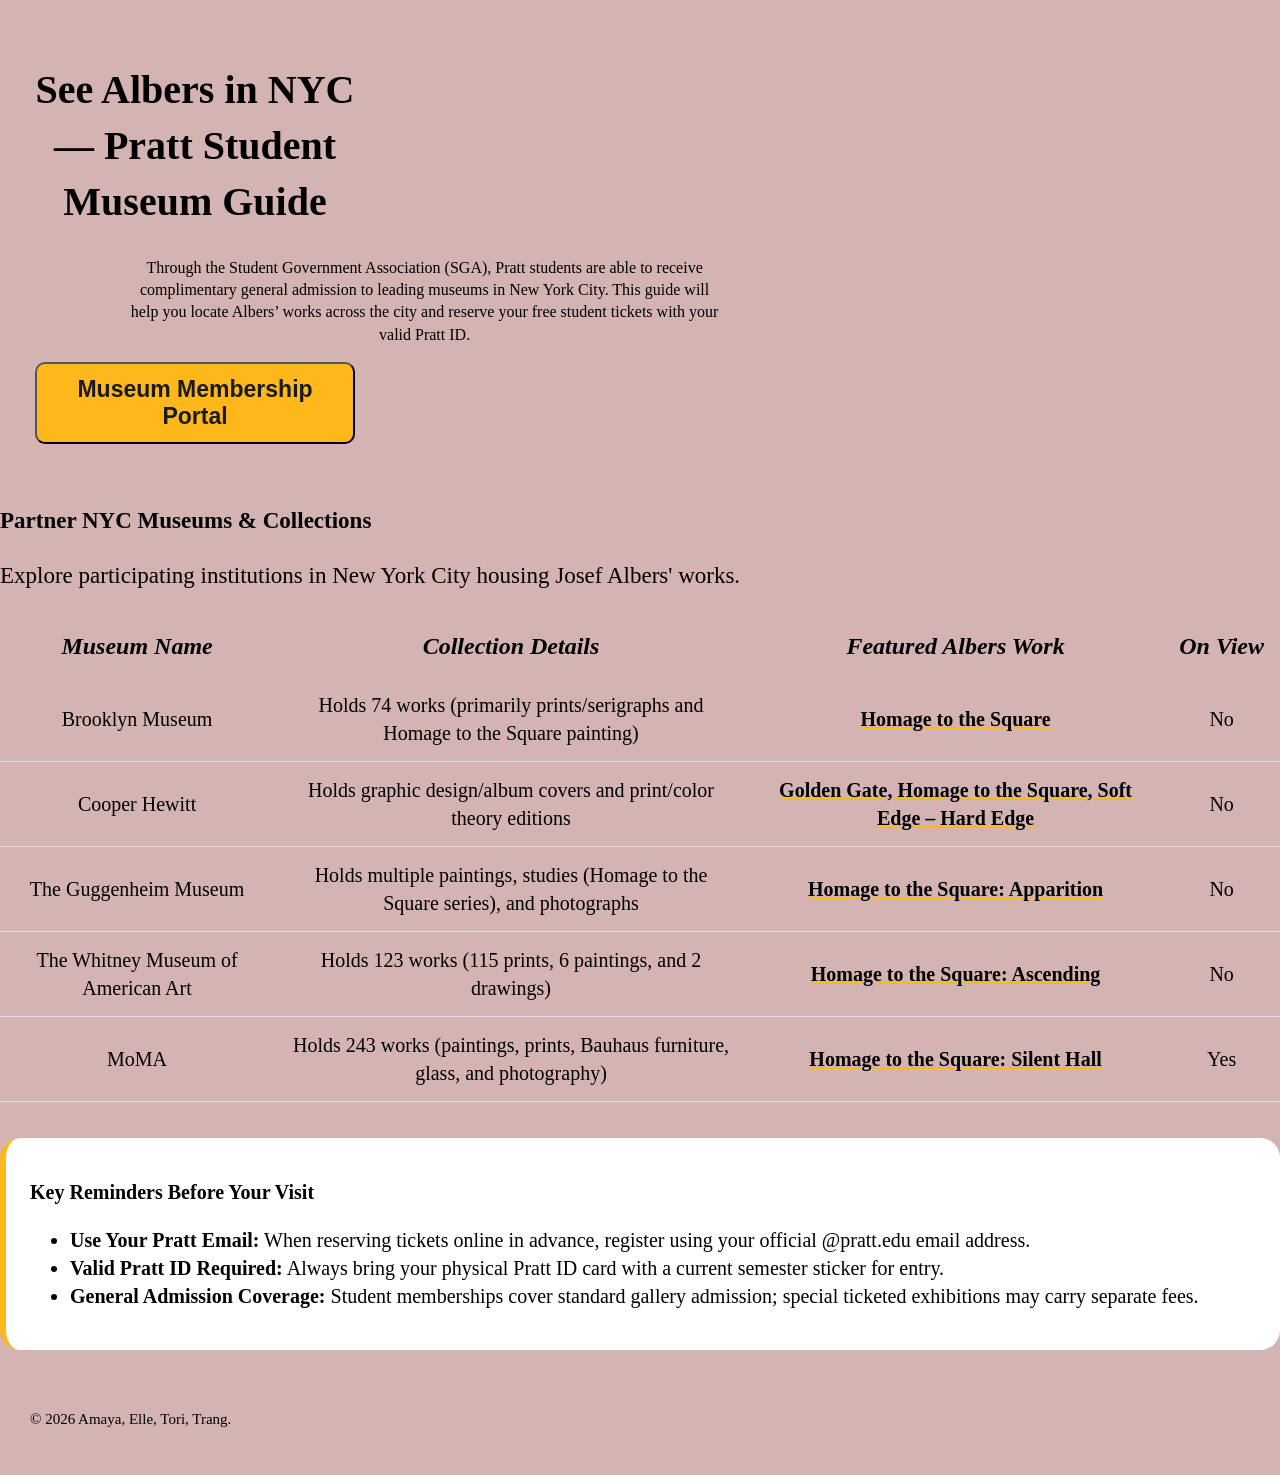
<file: wheretofindart.html>
<!DOCTYPE html>
<html lang="en">
<head>
<meta charset="UTF-8">
<link rel="stylesheet" type="text/css" href="stylesheet.css">
<meta name="viewport" content="width=device-width, initial-scale=1.0">
<title> See Josef Albers in NYC - Pratt Guide</title>

        <style>
            body{
                font-family: garamond;
                background-color: #d1adadeb;
                max-width: 1400px;
                line-height: 1.4;
                margin: 0 auto;
            }
          
            #header {   
                font-size: 16px;
                padding: 25px;
                text-align: center;
                margin-bottom: 36px;
            }

            #header p {
                width: 600px;
                margin-left: 28%;
            }

            
            #button {
                text-align:center;
                padding: 12px 24px;
                cursor: pointer;
                font-size: 23px;
                background-color: #ffb81c;    
                color: white;
                border-radius: 10px; 
            }

            #button a {
                color: #1a1a1a;
                text-decoration: none;
                font-weight: bold;
            }

            #button:hover {
                background-color: black;
            }
            
            #button:hover a {
                color: #ffb81c;
            }

            
            #table-text{
                font-size: 23px;
        
            }

            table  {
                border-collapse: collapse;
                width: 100%;
                font-size: 23px;
                margin-bottom: 36px;
            }

            th{
                
                text-align: center;
                font-style: italic;
                padding: 14px 16px;
                font-size: 24px;
                white-space: nowrap;
            }

            tr:hover {
                background-color: #fffdf5;
            }
            
    
            
            td  {
                padding: 8px;
                text-align: center;
                border-bottom: 1px solid #ddd;
                padding: 14px 16px;
                font-size: 20px;
            }
            
            td a {
            color: black;
            text-decoration: underline;
            text-decoration-color: #ffb81c;
            text-decoration-thickness: 2px; }
  

            #reminder {
                background-color: #ffffff;
                border-left: 6px solid #ffb81c;
                padding: 20px 24px;
                margin-bottom: 24px;
                border-radius: 20px;
                margin-top: 2%;
                font-size: 20px;
            }
            
        </style>
        
    </head>
    <body> 
        
        <div id="header">
            <h1><strong>See Albers in NYC — Pratt Student Museum Guide</strong></h1>
            <p>Through the Student Government Association (SGA), Pratt students are able to receive complimentary general admission to leading museums in New York City. This guide will help you locate Albers’ works across the city and reserve your free student tickets with your valid Pratt ID.</p> 
            <button id="button"><a href="https://www.pratt.edu/administrative-departments/student-affairs/student-involvement/museum-memberships/" target="_blank">Museum Membership Portal</a></button>
        </div>   

        <div id="table-text">
            <p><strong>Partner NYC Museums & Collections</strong></p>
            <p> Explore participating institutions in New York City housing Josef Albers' works. </p>
        </div>
        
        <div>
            <table>
                <tr>
                    <th>Museum Name</th>
                    <th> Collection Details</th>
                    <th> Featured Albers Work</th>
                    <th>On View</th>
                </tr>
                <tr>
                    <td>Brooklyn Museum</td>
                    <td>Holds 74 works (primarily prints/serigraphs and Homage to the Square painting)</td>
                    <td><a href="https://www.brooklynmuseum.org/objects/2337" target="_blank">Homage to the Square</a></td>
                    <td>No</td>
                </tr>
                <tr>
                    <td>Cooper Hewitt</td>
                    <td>Holds graphic design/album covers and print/color theory editions</td>
                    <td><a href="https://www.si.edu/object/golden-gate-homage-square-soft-edge-hard-edge%3Achndm_1973-39-107" target="_blank">Golden Gate, Homage to the Square, Soft Edge – Hard Edge</a></td>
                    <td>No</td>
                </tr>
                <tr>
                    <td>The Guggenheim Museum</td>
                    <td>Holds multiple paintings, studies (Homage to the Square series), and photographs</td>
                    <td><a href="https://www.guggenheim.org/artwork/173" target="_blank">Homage to the Square: Apparition</a></td>
                    <td>No</td>
                </tr>
                <tr>
                    <td>The Whitney Museum of American Art</td>
                    <td>Holds 123 works (115 prints, 6 paintings, and 2 drawings)</td>
                    <td><a href="https://whitney.org/collection/works/4079" target="_blank">Homage to the Square: Ascending</a></td>
                    <td>No</td>
                </tr>
                <tr>
                    <td>MoMA</td>
                    <td>Holds 243 works (paintings, prints, Bauhaus furniture, glass, and photography)</td>
                    <td><a href="https://www.moma.org/collection/works/79438" target="_blank">Homage to the Square: Silent Hall</a></td>
                    <td>Yes</td>
                </tr>
            </table>
        </div>

        <div id="reminder">
            <p><strong>Key Reminders Before Your Visit</strong></p>
                 <ul>
                    <li><strong>Use Your Pratt Email:</strong> When reserving tickets online in advance, register using your official @pratt.edu email address.</li>
                    <li><strong>Valid Pratt ID Required:</strong> Always bring your physical Pratt ID card with a current semester sticker for entry.</li>
                    <li><strong>General Admission Coverage:</strong> Student memberships cover standard gallery admission; special ticketed exhibitions may carry separate fees.</li>
                </ul>
        </div>
    
    </body>

<footer id="footer">
    <p>© 2026 Amaya, Elle, Tori, Trang.</p>
</footer>

</html>
</file>
<file: stylesheet.css>
body {
    font-family: Arial, Helvetica, sans-serif;
    font-size: 15px;
}

h1 {
    font-size: 40px;
    font-weight: lighter;
}

h2 {
    font-size: 35px;
}

h3 {
    font-size: 30px;
    text-decoration: underline;
}

a {
    color: black;
    font-weight: bold;
    cursor: *;
}

a.page {
    text-decoration: none;
    color: black;
}

a.page:hover {
    text-decoration: underline;
}

::selection {
    background: #f5c109;
}

#header {
    padding: 30px;
    margin: 10px;
    position: sticky;
    width: 25%;
}

#navdiv {
    float: inline-end;
    position: static;
    padding: 10px;
    width: auto;
    font-size: 18px;
    font-weight: bold;
}

#navbar {
    list-style-type: none;
    margin: 0;
    padding: 0;
    overflow: hidden;
    position: sticky;
    float: inline-end;
}

#main {
    float: left;
    margin: 10px;
    padding-left: 40px;
    padding-right: 40px;
    width: auto;
}

#footer {
    clear: left;
    margin: 10px;
    padding: 20px;
}

li.nav-page {
    display: block;
    float: left;
    padding: 14px 16px;
    margin: 10px;
    text-align: center;
    text-decoration: none;
    background-color: #f0ebe7;
}

.footer-content {
    width: 70%;
}

.page-text {
    width: 60%;
    float:inline-end;
}

.horizontal-line {
    clear: left;
    width: 100%;
    height: 2px;
    background-color: black;
    margin-top: 20px;
    margin-bottom: 20px;
}

.wrap-image {
    float: left;
    margin-right: 100px;
    margin-left: 50px;
    margin-bottom: 100px;
    top: 0;
    left: 100px;
    height: 400px;
}

.wrapper, .ribbon {
    display: block;
    height: auto;
    margin: auto;
}
      
.wrapper {
    text-align: end;
    padding: 10px;
}
      
.ribbon {
    background-color: #c3d2d7;
    padding: 40px;
}
</file>
